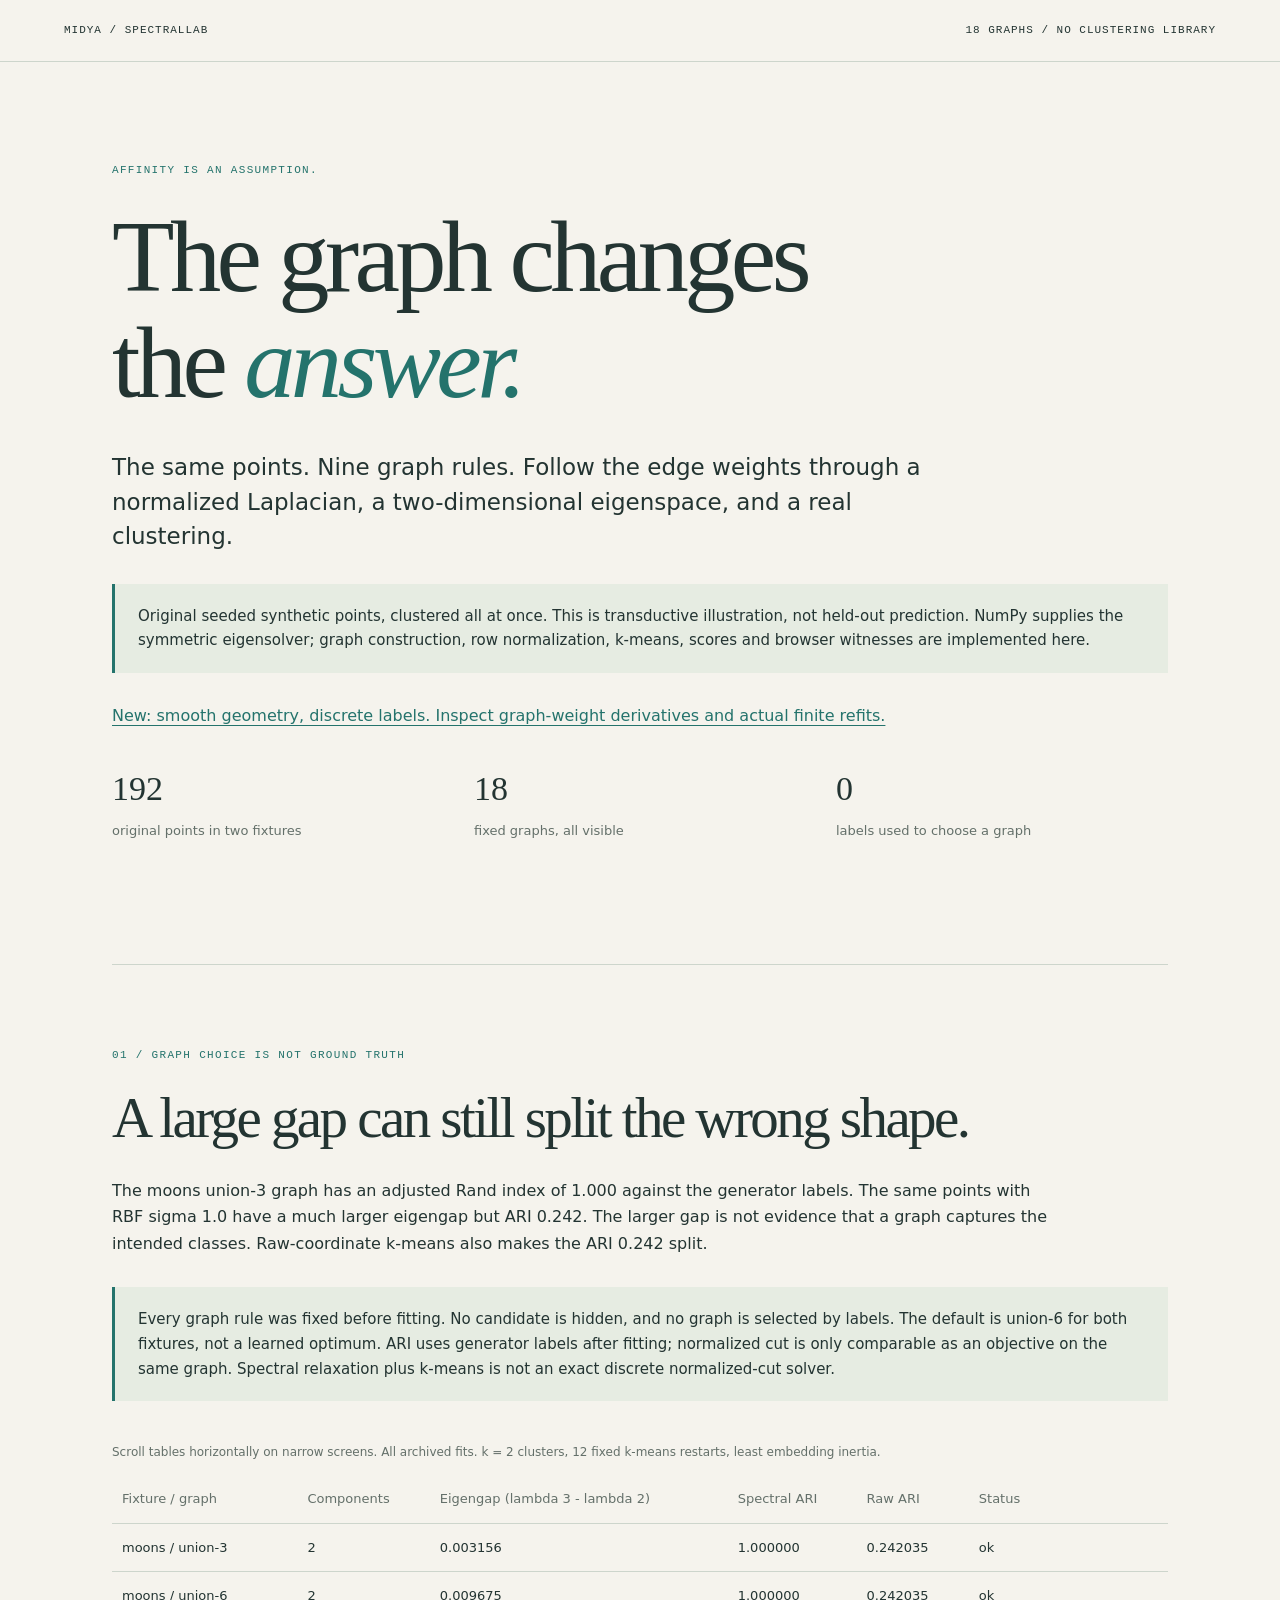
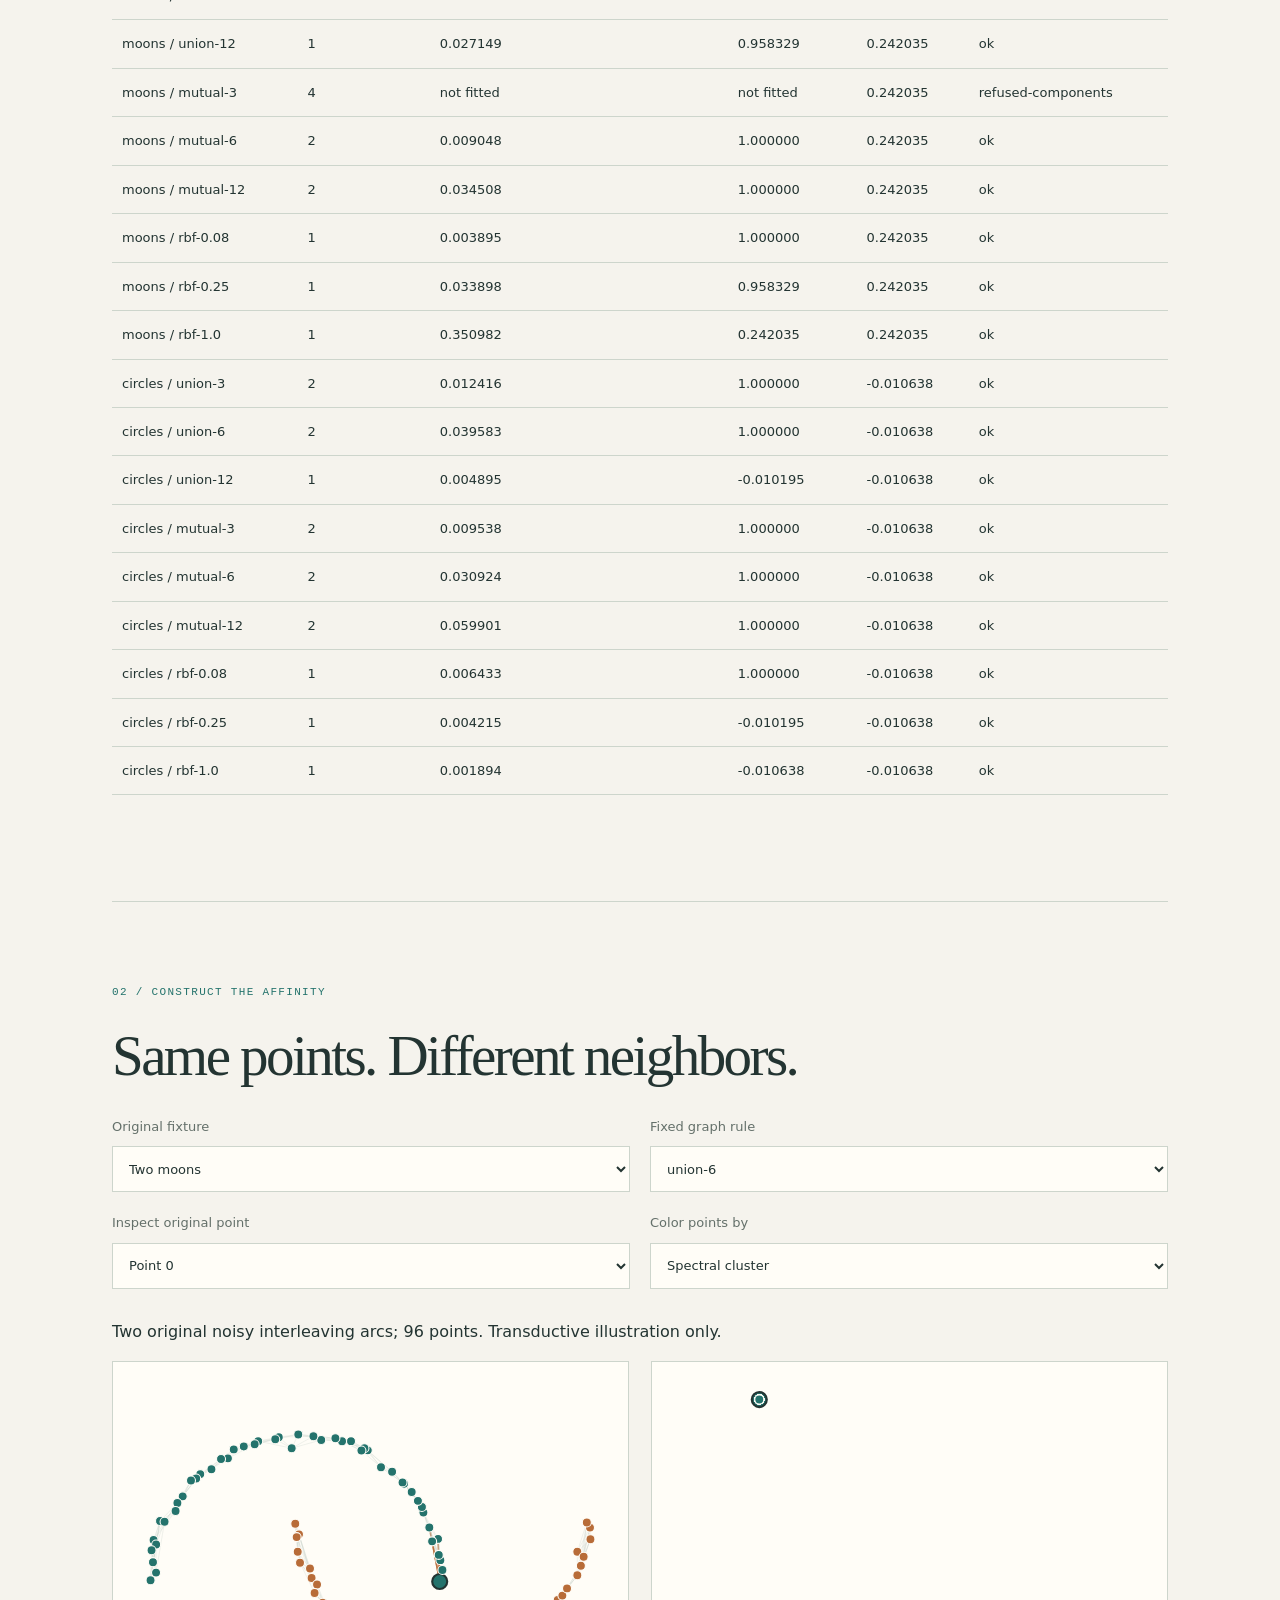
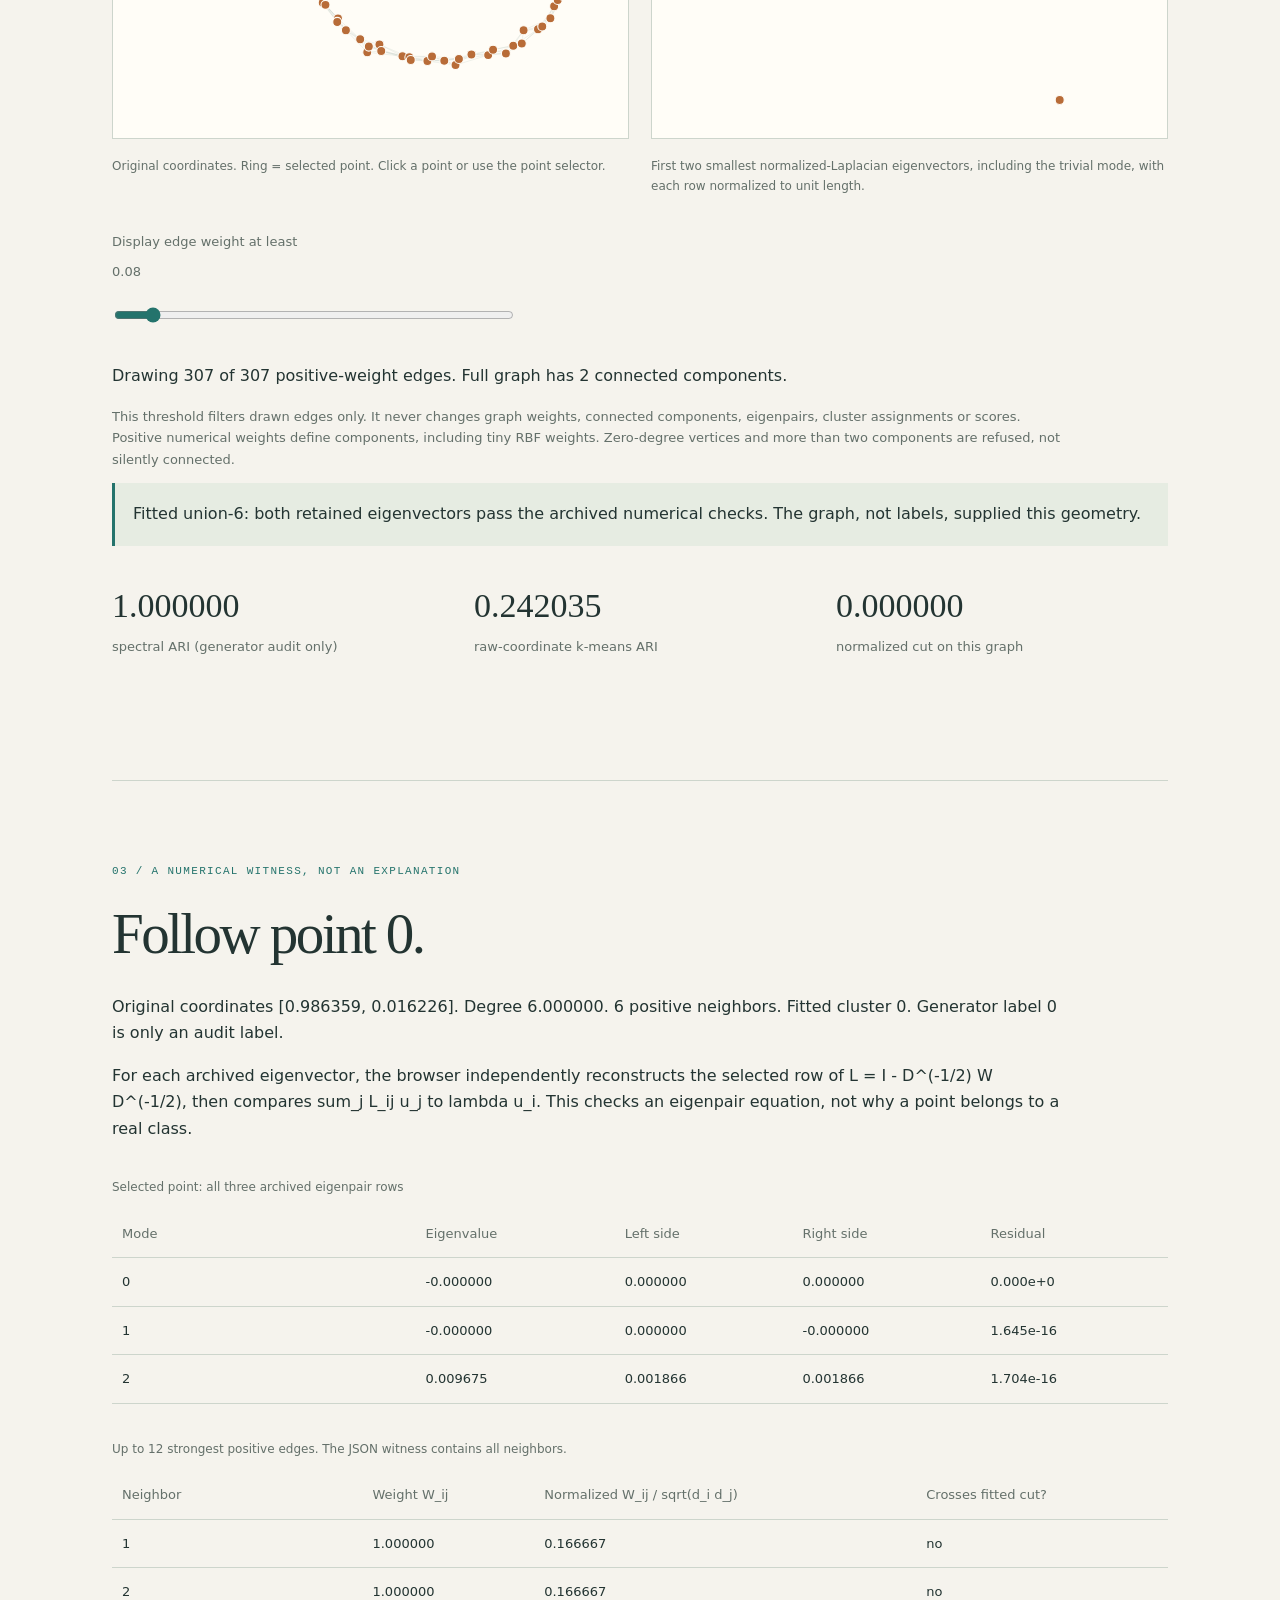
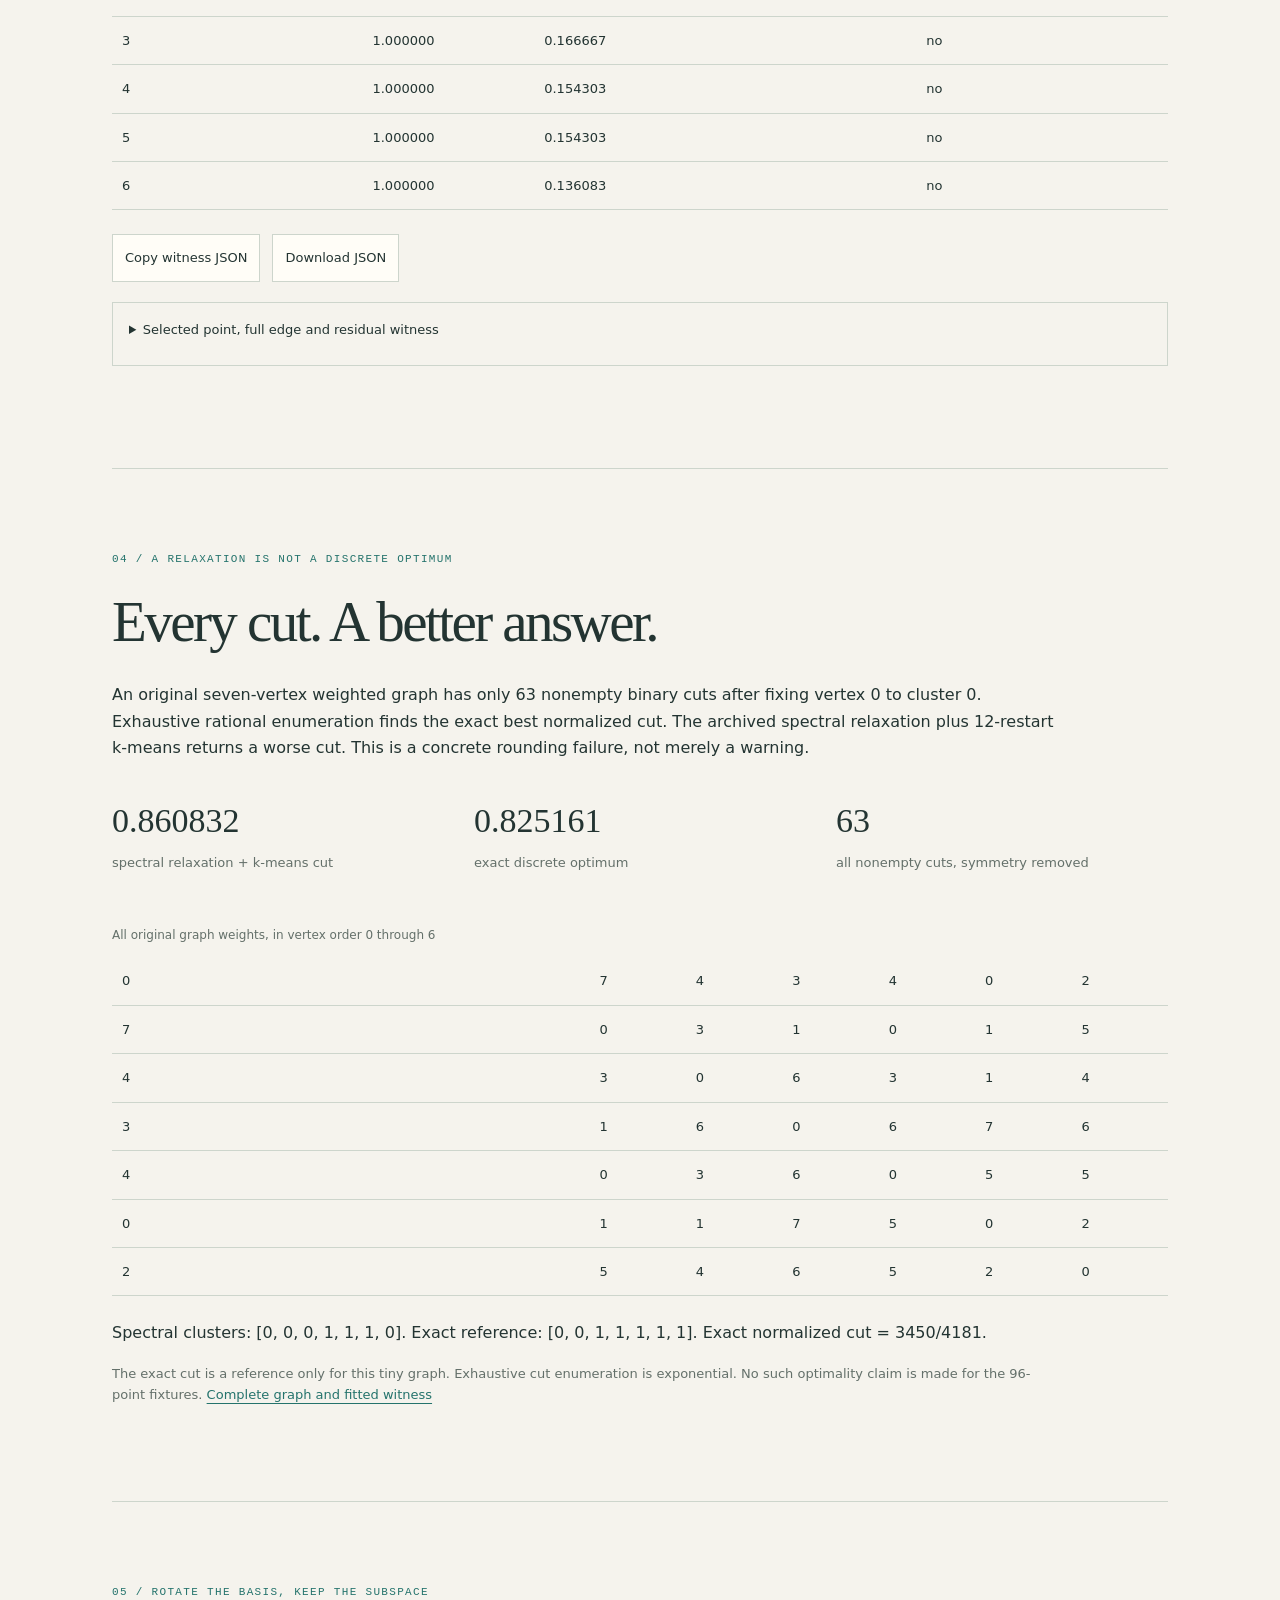
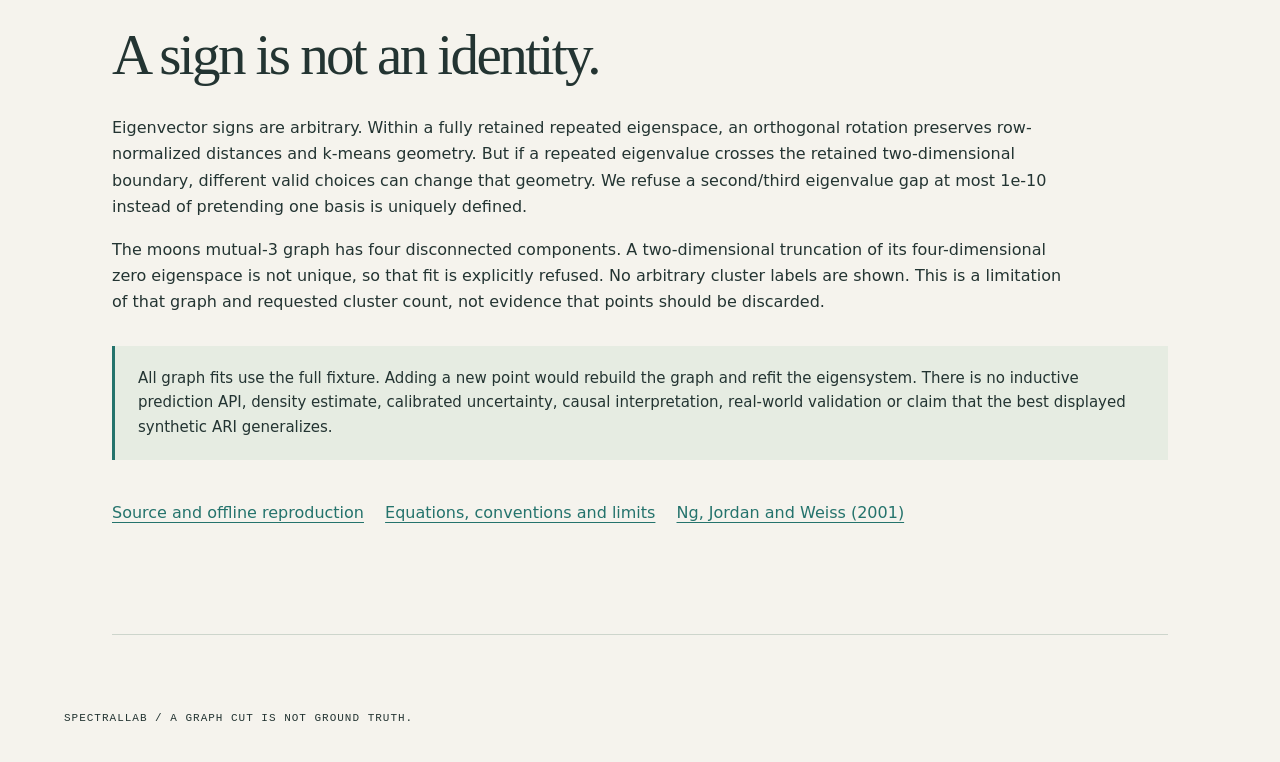
<file: docs/index.html>
<!doctype html><html lang="en"><head><meta charset="utf-8"><meta name="viewport" content="width=device-width,initial-scale=1"><meta name="description" content="Inspectable graph clustering: affinity, eigenpairs, cuts, and the graphs that change the answer."><title>SpectralLab - the graph changes the answer</title><link rel="stylesheet" href="style.css"></head><body>
<header><a href="https://github.com/midya8/spectrallab">MIDYA / SPECTRALLAB</a><span>18 GRAPHS / NO CLUSTERING LIBRARY</span></header>
<main><section class="hero"><p class="eyebrow">AFFINITY IS AN ASSUMPTION.</p><h1>The graph changes<br>the <em>answer.</em></h1><p class="intro">The same points. Nine graph rules. Follow the edge weights through a normalized Laplacian, a two-dimensional eigenspace, and a real clustering.</p><aside>Original seeded synthetic points, clustered all at once. This is transductive illustration, not held-out prediction. NumPy supplies the symmetric eigensolver; graph construction, row normalization, k-means, scores and browser witnesses are implemented here.</aside><p><a href="sensitivity.html">New: smooth geometry, discrete labels. Inspect graph-weight derivatives and actual finite refits.</a></p><div class="stats"><div><strong>192</strong><span>original points in two fixtures</span></div><div><strong>18</strong><span>fixed graphs, all visible</span></div><div><strong>0</strong><span>labels used to choose a graph</span></div></div></section>
<section><p class="eyebrow">01 / GRAPH CHOICE IS NOT GROUND TRUTH</p><h2>A large gap can still split the wrong shape.</h2><p>The moons union-3 graph has an adjusted Rand index of 1.000 against the generator labels. The same points with RBF sigma 1.0 have a much larger eigengap but ARI 0.242. The larger gap is not evidence that a graph captures the intended classes. Raw-coordinate k-means also makes the ARI 0.242 split.</p><aside>Every graph rule was fixed before fitting. No candidate is hidden, and no graph is selected by labels. The default is union-6 for both fixtures, not a learned optimum. ARI uses generator labels after fitting; normalized cut is only comparable as an objective on the same graph. Spectral relaxation plus k-means is not an exact discrete normalized-cut solver.</aside><div class="tablewrap"><table id="allfits"><caption>Scroll tables horizontally on narrow screens. All archived fits. k = 2 clusters, 12 fixed k-means restarts, least embedding inertia.</caption><thead><tr><th>Fixture / graph</th><th>Components</th><th>Eigengap (lambda 3 - lambda 2)</th><th>Spectral ARI</th><th>Raw ARI</th><th>Status</th></tr></thead><tbody></tbody></table></div></section>
<section><p class="eyebrow">02 / CONSTRUCT THE AFFINITY</p><h2>Same points. Different neighbors.</h2><div class="controls"><label>Original fixture<select id="dataset"><option value="moons">Two moons</option><option value="circles">Concentric rings</option></select></label><label>Fixed graph rule<select id="configuration"></select></label><label>Inspect original point<select id="node"></select></label><label>Color points by<select id="colors"><option value="spectral">Spectral cluster</option><option value="raw">Raw-coordinate k-means</option><option value="truth">Generator label (audit only)</option></select></label></div><p id="fixture-description"></p><div class="plots"><figure><svg id="graph" viewBox="0 0 480 350" role="img" aria-label="Original points and affinity graph"></svg><figcaption>Original coordinates. Ring = selected point. Click a point or use the point selector.</figcaption></figure><figure><svg id="embedding" viewBox="0 0 480 350" role="img" aria-label="Row-normalized spectral embedding"></svg><figcaption>First two smallest normalized-Laplacian eigenvectors, including the trivial mode, with each row normalized to unit length.</figcaption></figure></div><label class="threshold">Display edge weight at least <output id="threshold-value">0.08</output><input id="threshold" type="range" min="0" max="1" step="0.01" value="0.08"></label><p id="edge-summary"></p><p class="muted">This threshold filters drawn edges only. It never changes graph weights, connected components, eigenpairs, cluster assignments or scores. Positive numerical weights define components, including tiny RBF weights. Zero-degree vertices and more than two components are refused, not silently connected.</p><div id="status" role="status"></div><div id="metrics" class="stats"></div></section>
<section><p class="eyebrow">03 / A NUMERICAL WITNESS, NOT AN EXPLANATION</p><h2 id="point-title">Follow point 0.</h2><p id="point-summary"></p><p>For each archived eigenvector, the browser independently reconstructs the selected row of L = I - D^(-1/2) W D^(-1/2), then compares sum_j L_ij u_j to lambda u_i. This checks an eigenpair equation, not why a point belongs to a real class.</p><div class="tablewrap"><table id="modes"><caption>Selected point: all three archived eigenpair rows</caption><thead><tr><th>Mode</th><th>Eigenvalue</th><th>Left side</th><th>Right side</th><th>Residual</th></tr></thead><tbody></tbody></table></div><div class="tablewrap"><table id="neighbors"><caption>Up to 12 strongest positive edges. The JSON witness contains all neighbors.</caption><thead><tr><th>Neighbor</th><th>Weight W_ij</th><th>Normalized W_ij / sqrt(d_i d_j)</th><th>Crosses fitted cut?</th></tr></thead><tbody></tbody></table></div><div class="buttons"><button id="copy">Copy witness JSON</button><button id="download">Download JSON</button></div><p id="copy-status" role="status"></p><details><summary>Selected point, full edge and residual witness</summary><pre id="witness"></pre></details></section>
<section><p class="eyebrow">04 / A RELAXATION IS NOT A DISCRETE OPTIMUM</p><h2>Every cut. A better answer.</h2><p>An original seven-vertex weighted graph has only 63 nonempty binary cuts after fixing vertex 0 to cluster 0. Exhaustive rational enumeration finds the exact best normalized cut. The archived spectral relaxation plus 12-restart k-means returns a worse cut. This is a concrete rounding failure, not merely a warning.</p><div class="stats" id="rounding-metrics"></div><div class="tablewrap"><table id="rounding"><caption>All original graph weights, in vertex order 0 through 6</caption><tbody></tbody></table></div><p id="rounding-labels"></p><p class="muted">The exact cut is a reference only for this tiny graph. Exhaustive cut enumeration is exponential. No such optimality claim is made for the 96-point fixtures. <a href="https://github.com/midya8/spectrallab/blob/main/examples/rounding.json">Complete graph and fitted witness</a></p></section><section><p class="eyebrow">05 / ROTATE THE BASIS, KEEP THE SUBSPACE</p><h2>A sign is not an identity.</h2><p>Eigenvector signs are arbitrary. Within a fully retained repeated eigenspace, an orthogonal rotation preserves row-normalized distances and k-means geometry. But if a repeated eigenvalue crosses the retained two-dimensional boundary, different valid choices can change that geometry. We refuse a second/third eigenvalue gap at most 1e-10 instead of pretending one basis is uniquely defined.</p><p>The moons mutual-3 graph has four disconnected components. A two-dimensional truncation of its four-dimensional zero eigenspace is not unique, so that fit is explicitly refused. No arbitrary cluster labels are shown. This is a limitation of that graph and requested cluster count, not evidence that points should be discarded.</p><aside>All graph fits use the full fixture. Adding a new point would rebuild the graph and refit the eigensystem. There is no inductive prediction API, density estimate, calibrated uncertainty, causal interpretation, real-world validation or claim that the best displayed synthetic ARI generalizes.</aside><p><a href="https://github.com/midya8/spectrallab">Source and offline reproduction</a> <a href="https://github.com/midya8/spectrallab/blob/main/METHOD.md">Equations, conventions and limits</a> <a href="https://proceedings.neurips.cc/paper_files/paper/2001/file/801272ee79cfde7fa5960571fee36b9b-Paper.pdf">Ng, Jordan and Weiss (2001)</a></p></section>
</main><footer>SPECTRALLAB / A GRAPH CUT IS NOT GROUND TRUTH.</footer><script src="data.js"></script><script src="moons.js"></script><script src="circles.js"></script><script src="rounding.js"></script><script src="inference.js"></script><script src="app.js"></script></body></html>
</file>
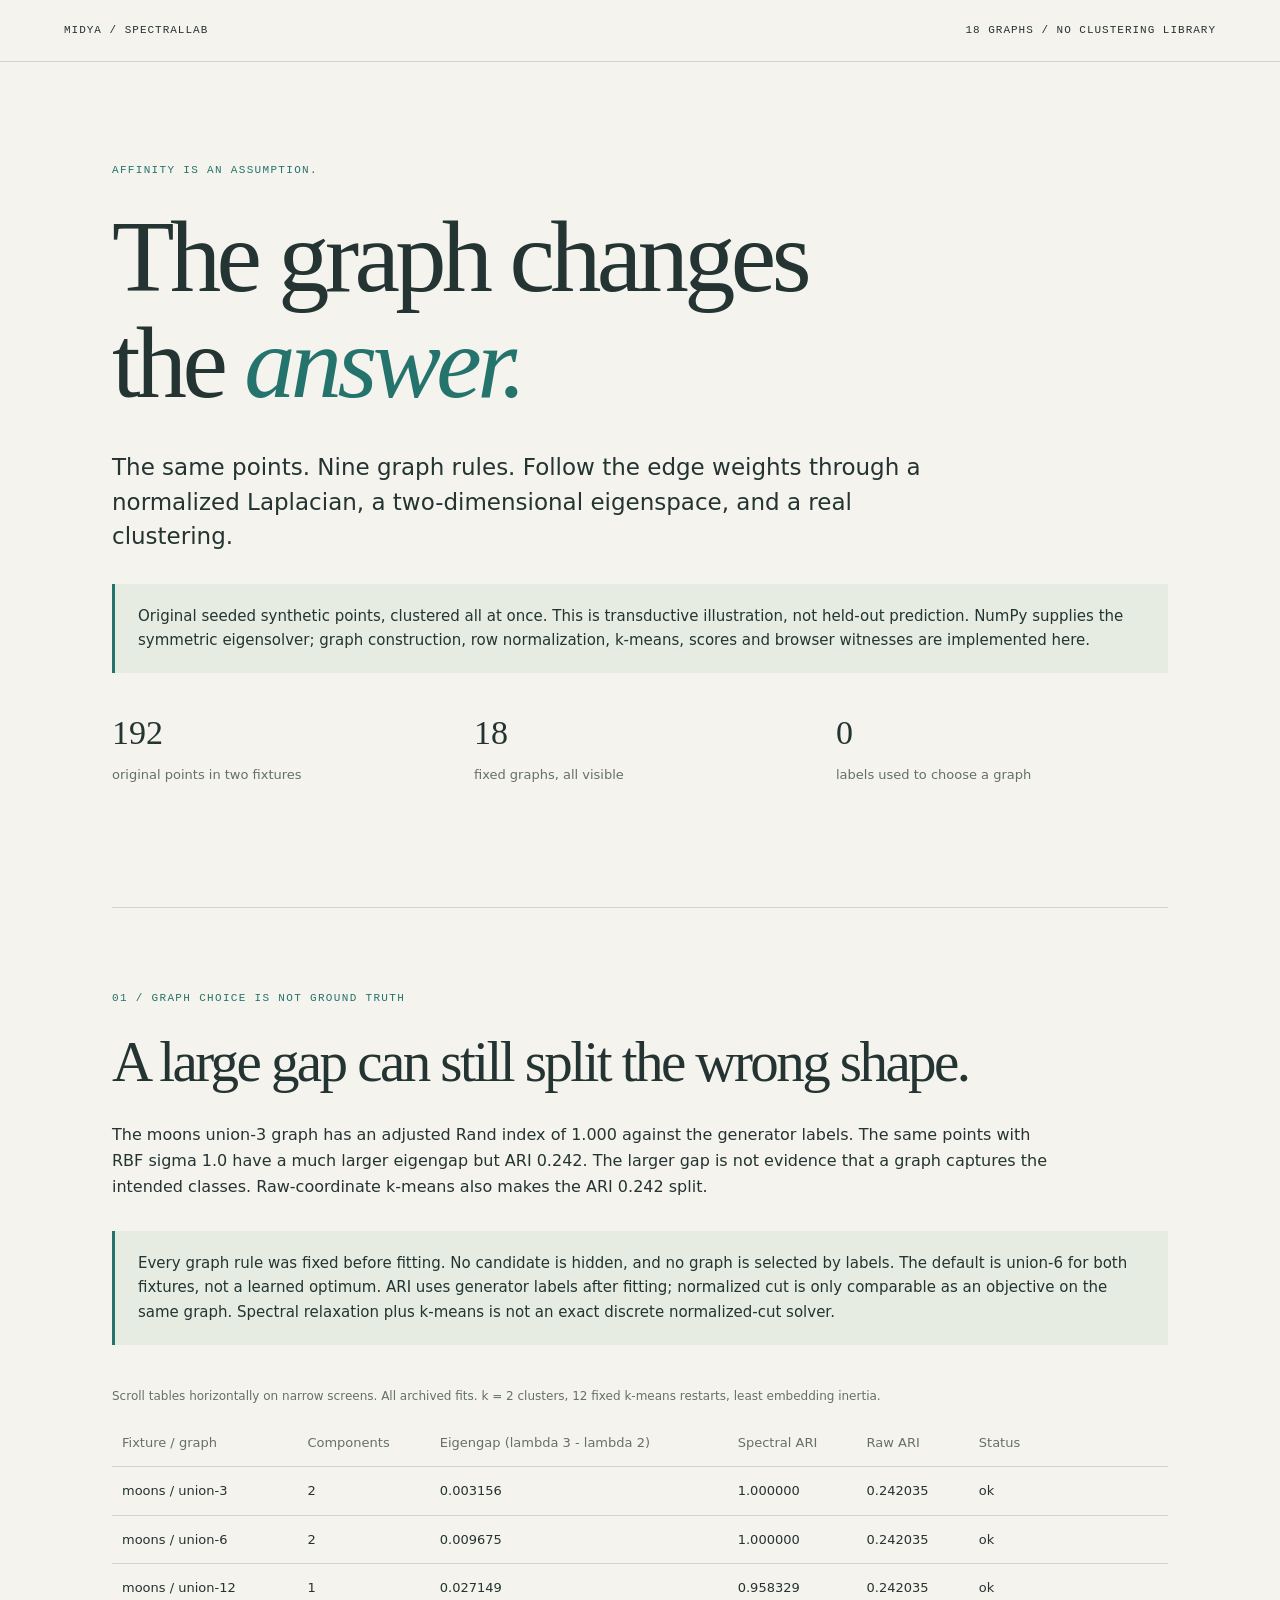
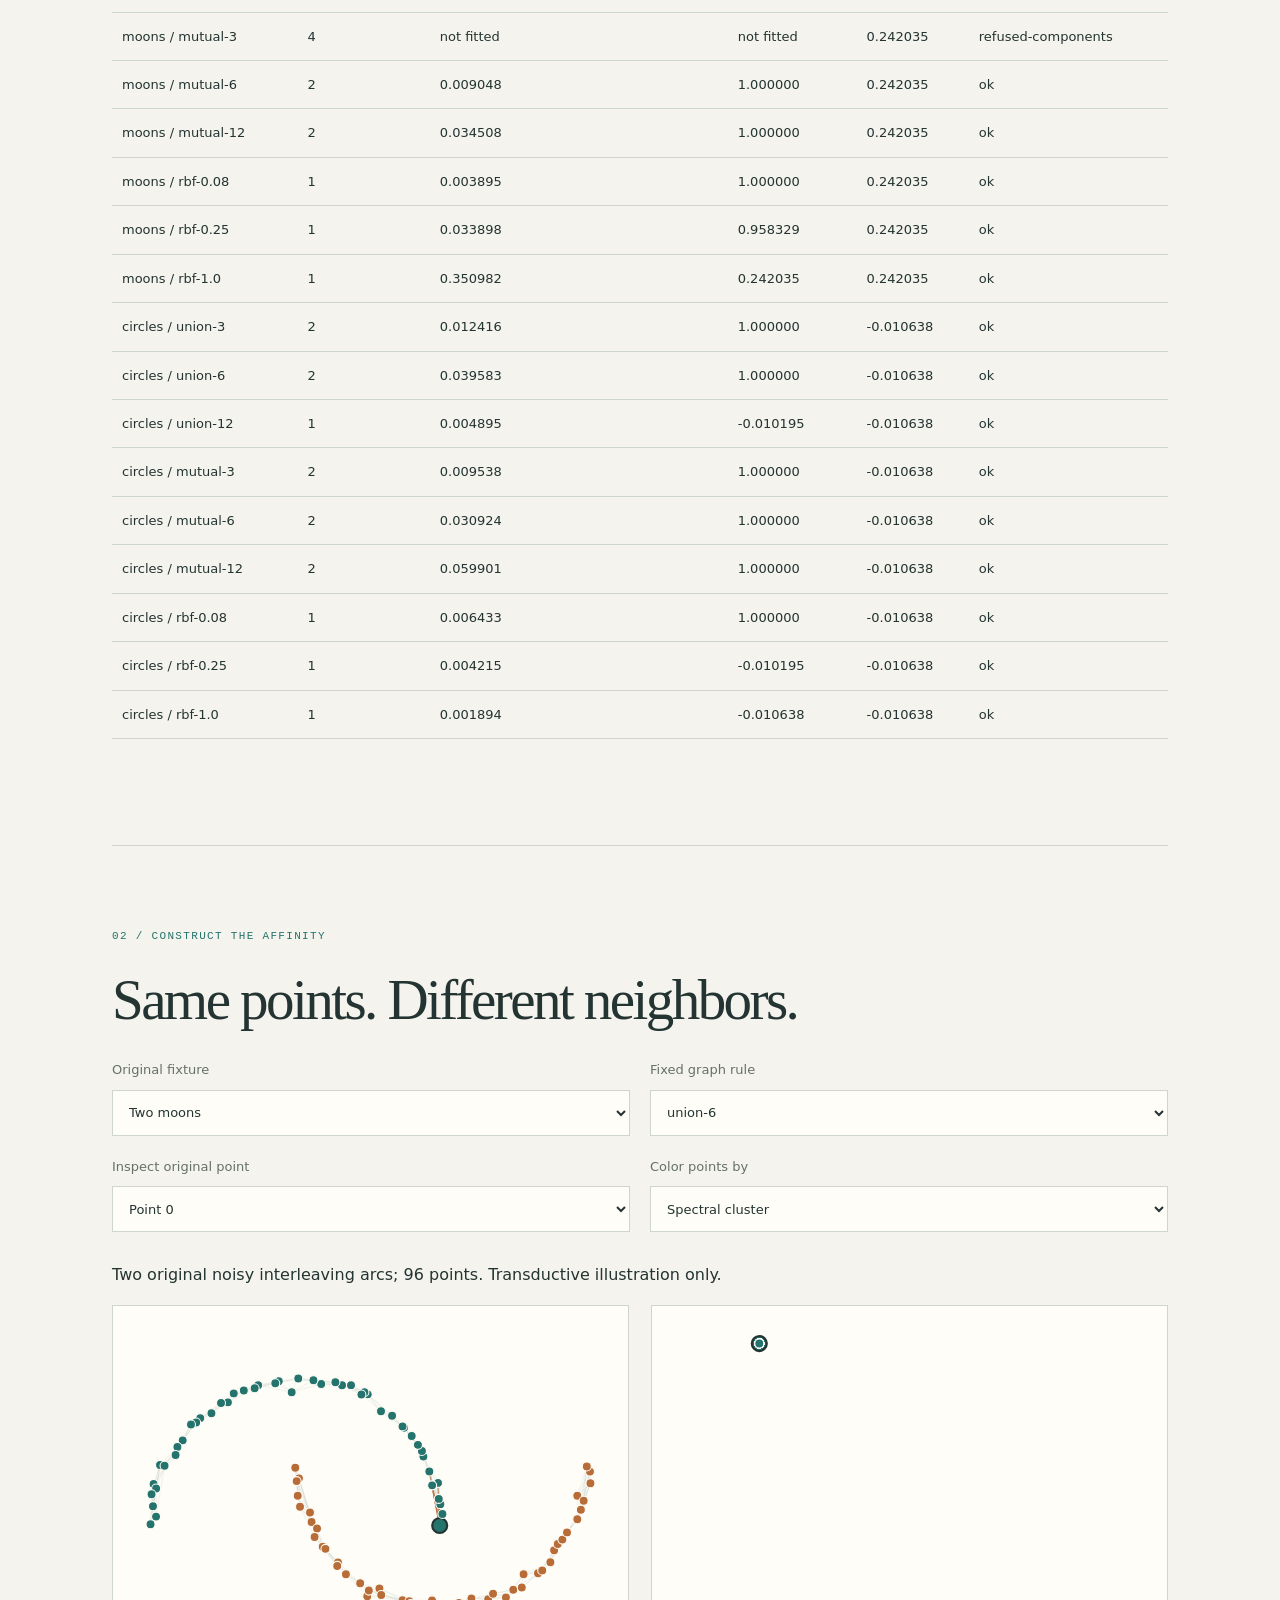
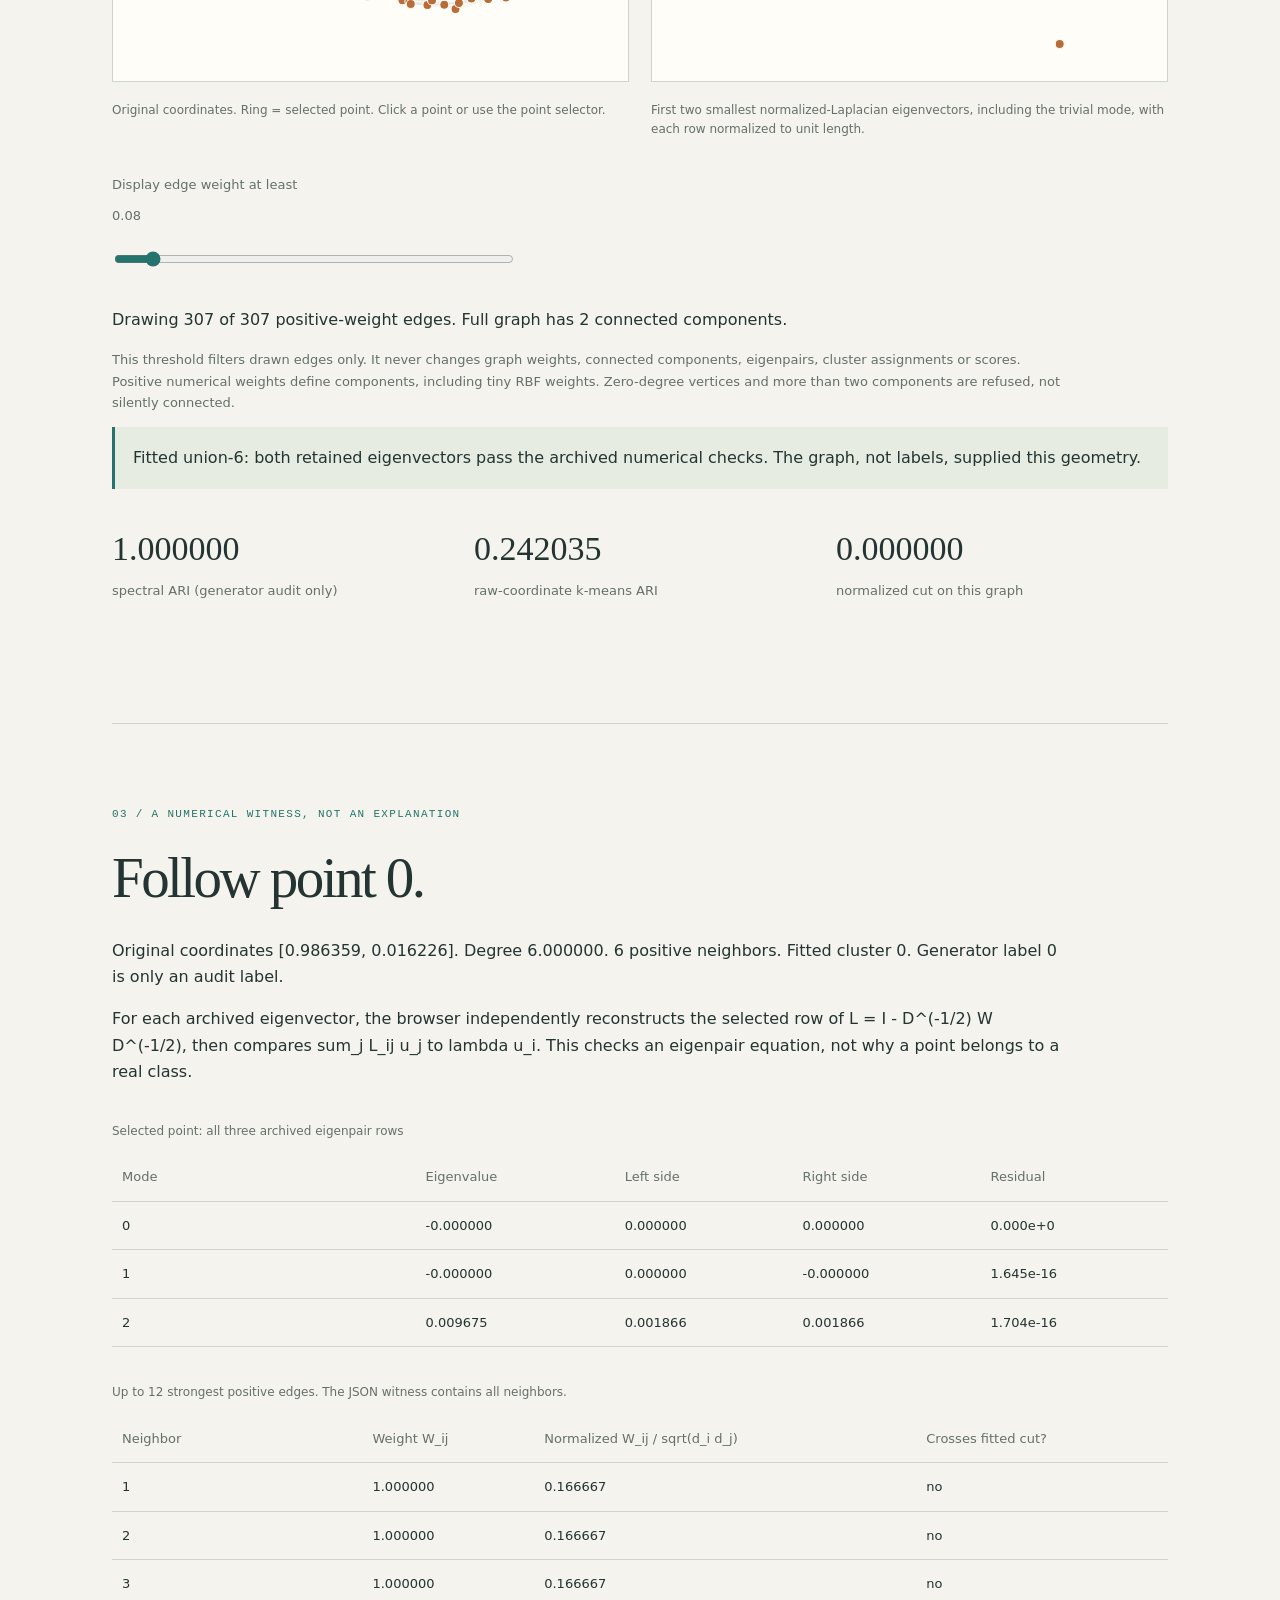
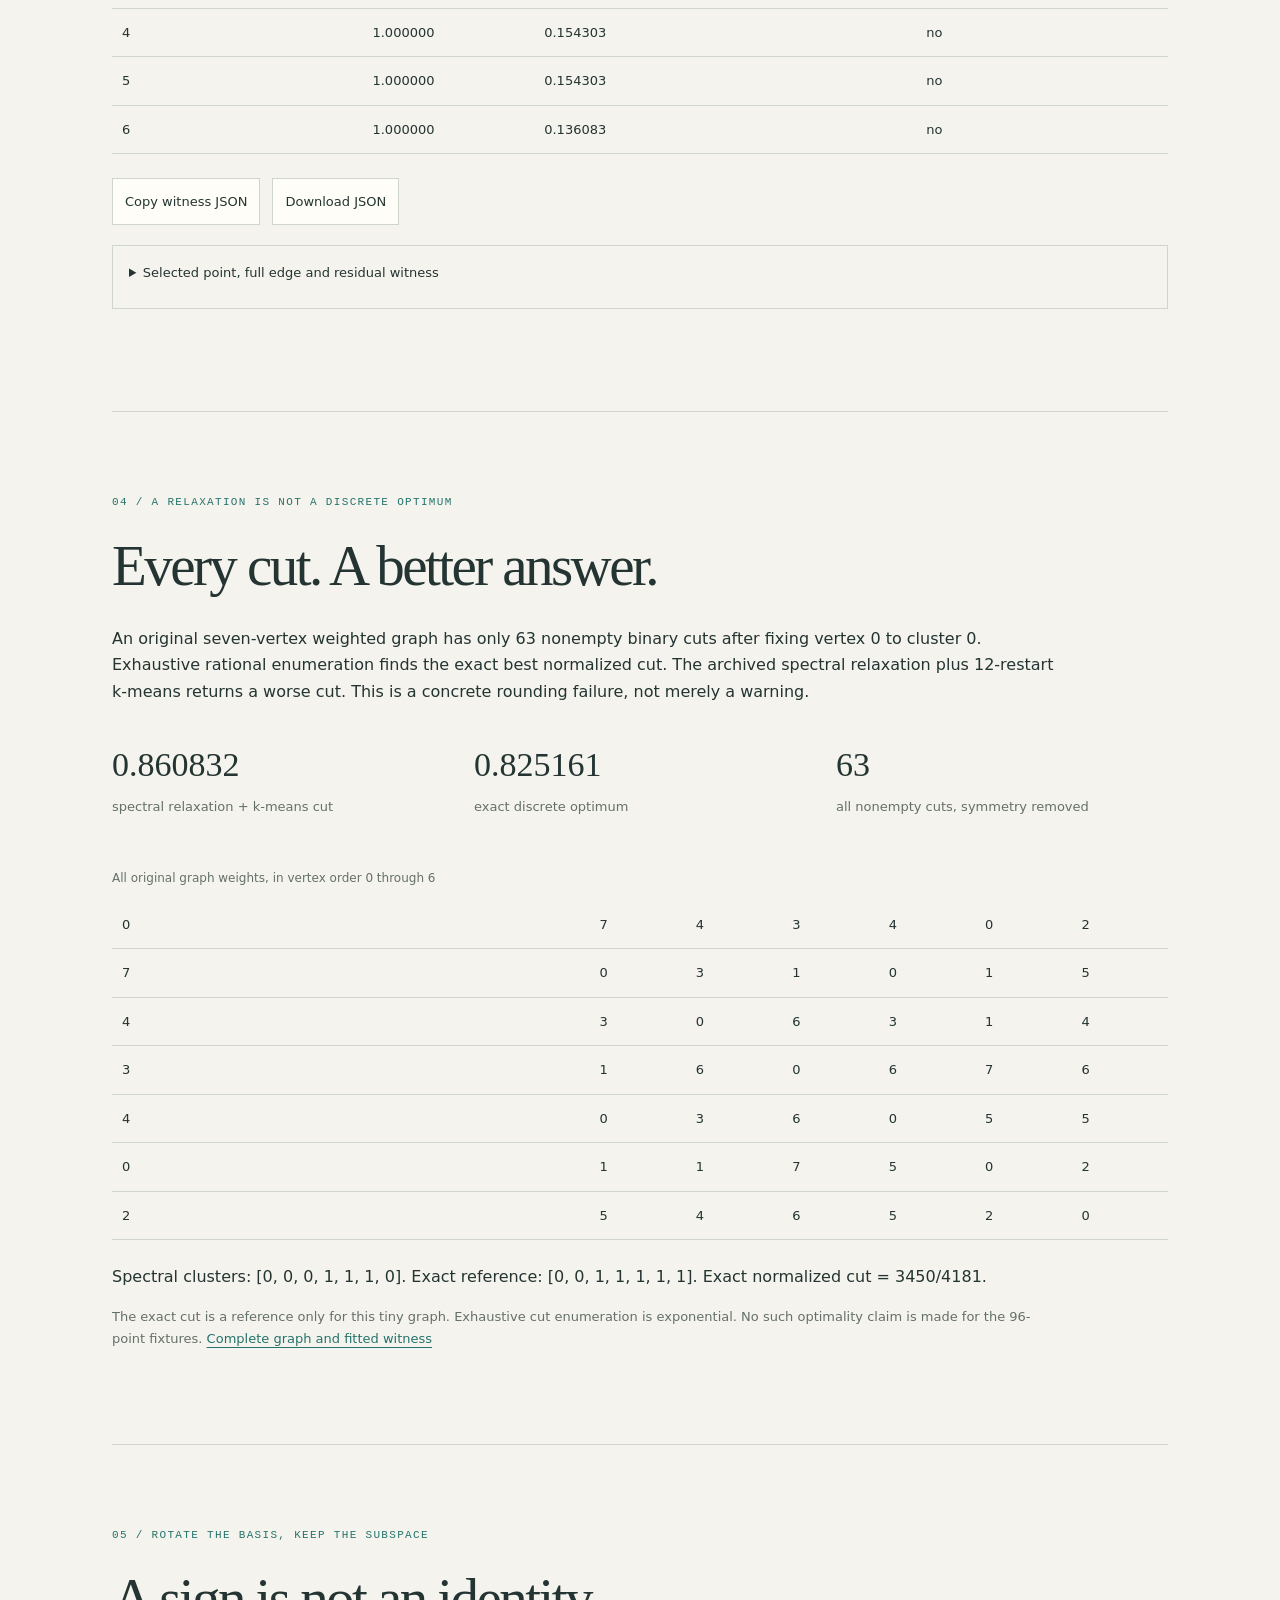
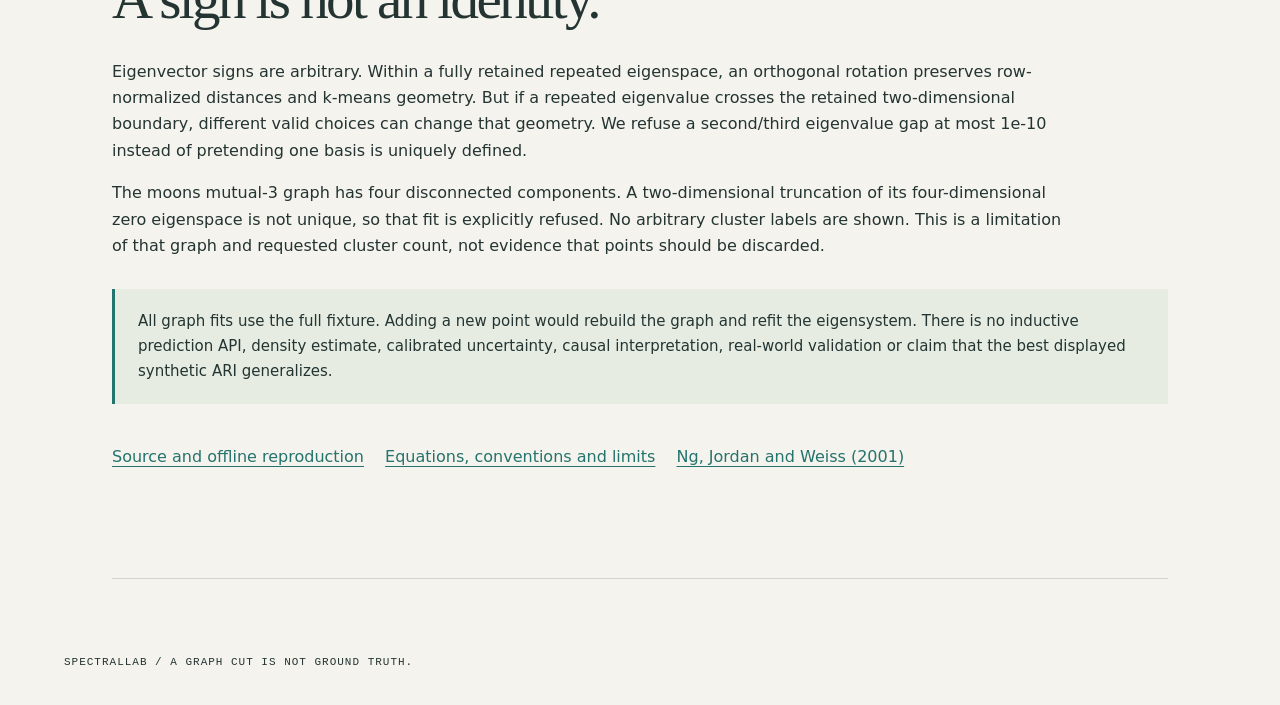
<file: docs/14-index.html>
<!doctype html><html lang="en"><head><meta charset="utf-8"><meta name="viewport" content="width=device-width,initial-scale=1"><meta name="description" content="Inspectable graph clustering: affinity, eigenpairs, cuts, and the graphs that change the answer."><title>SpectralLab - the graph changes the answer</title><link rel="stylesheet" href="style.css"></head><body>
<header><a href="https://github.com/midya8/spectrallab">MIDYA / SPECTRALLAB</a><span>18 GRAPHS / NO CLUSTERING LIBRARY</span></header>
<main><section class="hero"><p class="eyebrow">AFFINITY IS AN ASSUMPTION.</p><h1>The graph changes<br>the <em>answer.</em></h1><p class="intro">The same points. Nine graph rules. Follow the edge weights through a normalized Laplacian, a two-dimensional eigenspace, and a real clustering.</p><aside>Original seeded synthetic points, clustered all at once. This is transductive illustration, not held-out prediction. NumPy supplies the symmetric eigensolver; graph construction, row normalization, k-means, scores and browser witnesses are implemented here.</aside><div class="stats"><div><strong>192</strong><span>original points in two fixtures</span></div><div><strong>18</strong><span>fixed graphs, all visible</span></div><div><strong>0</strong><span>labels used to choose a graph</span></div></div></section>
<section><p class="eyebrow">01 / GRAPH CHOICE IS NOT GROUND TRUTH</p><h2>A large gap can still split the wrong shape.</h2><p>The moons union-3 graph has an adjusted Rand index of 1.000 against the generator labels. The same points with RBF sigma 1.0 have a much larger eigengap but ARI 0.242. The larger gap is not evidence that a graph captures the intended classes. Raw-coordinate k-means also makes the ARI 0.242 split.</p><aside>Every graph rule was fixed before fitting. No candidate is hidden, and no graph is selected by labels. The default is union-6 for both fixtures, not a learned optimum. ARI uses generator labels after fitting; normalized cut is only comparable as an objective on the same graph. Spectral relaxation plus k-means is not an exact discrete normalized-cut solver.</aside><div class="tablewrap"><table id="allfits"><caption>Scroll tables horizontally on narrow screens. All archived fits. k = 2 clusters, 12 fixed k-means restarts, least embedding inertia.</caption><thead><tr><th>Fixture / graph</th><th>Components</th><th>Eigengap (lambda 3 - lambda 2)</th><th>Spectral ARI</th><th>Raw ARI</th><th>Status</th></tr></thead><tbody></tbody></table></div></section>
<section><p class="eyebrow">02 / CONSTRUCT THE AFFINITY</p><h2>Same points. Different neighbors.</h2><div class="controls"><label>Original fixture<select id="dataset"><option value="moons">Two moons</option><option value="circles">Concentric rings</option></select></label><label>Fixed graph rule<select id="configuration"></select></label><label>Inspect original point<select id="node"></select></label><label>Color points by<select id="colors"><option value="spectral">Spectral cluster</option><option value="raw">Raw-coordinate k-means</option><option value="truth">Generator label (audit only)</option></select></label></div><p id="fixture-description"></p><div class="plots"><figure><svg id="graph" viewBox="0 0 480 350" role="img" aria-label="Original points and affinity graph"></svg><figcaption>Original coordinates. Ring = selected point. Click a point or use the point selector.</figcaption></figure><figure><svg id="embedding" viewBox="0 0 480 350" role="img" aria-label="Row-normalized spectral embedding"></svg><figcaption>First two smallest normalized-Laplacian eigenvectors, including the trivial mode, with each row normalized to unit length.</figcaption></figure></div><label class="threshold">Display edge weight at least <output id="threshold-value">0.08</output><input id="threshold" type="range" min="0" max="1" step="0.01" value="0.08"></label><p id="edge-summary"></p><p class="muted">This threshold filters drawn edges only. It never changes graph weights, connected components, eigenpairs, cluster assignments or scores. Positive numerical weights define components, including tiny RBF weights. Zero-degree vertices and more than two components are refused, not silently connected.</p><div id="status" role="status"></div><div id="metrics" class="stats"></div></section>
<section><p class="eyebrow">03 / A NUMERICAL WITNESS, NOT AN EXPLANATION</p><h2 id="point-title">Follow point 0.</h2><p id="point-summary"></p><p>For each archived eigenvector, the browser independently reconstructs the selected row of L = I - D^(-1/2) W D^(-1/2), then compares sum_j L_ij u_j to lambda u_i. This checks an eigenpair equation, not why a point belongs to a real class.</p><div class="tablewrap"><table id="modes"><caption>Selected point: all three archived eigenpair rows</caption><thead><tr><th>Mode</th><th>Eigenvalue</th><th>Left side</th><th>Right side</th><th>Residual</th></tr></thead><tbody></tbody></table></div><div class="tablewrap"><table id="neighbors"><caption>Up to 12 strongest positive edges. The JSON witness contains all neighbors.</caption><thead><tr><th>Neighbor</th><th>Weight W_ij</th><th>Normalized W_ij / sqrt(d_i d_j)</th><th>Crosses fitted cut?</th></tr></thead><tbody></tbody></table></div><div class="buttons"><button id="copy">Copy witness JSON</button><button id="download">Download JSON</button></div><p id="copy-status" role="status"></p><details><summary>Selected point, full edge and residual witness</summary><pre id="witness"></pre></details></section>
<section><p class="eyebrow">04 / A RELAXATION IS NOT A DISCRETE OPTIMUM</p><h2>Every cut. A better answer.</h2><p>An original seven-vertex weighted graph has only 63 nonempty binary cuts after fixing vertex 0 to cluster 0. Exhaustive rational enumeration finds the exact best normalized cut. The archived spectral relaxation plus 12-restart k-means returns a worse cut. This is a concrete rounding failure, not merely a warning.</p><div class="stats" id="rounding-metrics"></div><div class="tablewrap"><table id="rounding"><caption>All original graph weights, in vertex order 0 through 6</caption><tbody></tbody></table></div><p id="rounding-labels"></p><p class="muted">The exact cut is a reference only for this tiny graph. Exhaustive cut enumeration is exponential. No such optimality claim is made for the 96-point fixtures. <a href="https://github.com/midya8/spectrallab/blob/main/examples/rounding.json">Complete graph and fitted witness</a></p></section><section><p class="eyebrow">05 / ROTATE THE BASIS, KEEP THE SUBSPACE</p><h2>A sign is not an identity.</h2><p>Eigenvector signs are arbitrary. Within a fully retained repeated eigenspace, an orthogonal rotation preserves row-normalized distances and k-means geometry. But if a repeated eigenvalue crosses the retained two-dimensional boundary, different valid choices can change that geometry. We refuse a second/third eigenvalue gap at most 1e-10 instead of pretending one basis is uniquely defined.</p><p>The moons mutual-3 graph has four disconnected components. A two-dimensional truncation of its four-dimensional zero eigenspace is not unique, so that fit is explicitly refused. No arbitrary cluster labels are shown. This is a limitation of that graph and requested cluster count, not evidence that points should be discarded.</p><aside>All graph fits use the full fixture. Adding a new point would rebuild the graph and refit the eigensystem. There is no inductive prediction API, density estimate, calibrated uncertainty, causal interpretation, real-world validation or claim that the best displayed synthetic ARI generalizes.</aside><p><a href="https://github.com/midya8/spectrallab">Source and offline reproduction</a> <a href="https://github.com/midya8/spectrallab/blob/main/METHOD.md">Equations, conventions and limits</a> <a href="https://proceedings.neurips.cc/paper_files/paper/2001/file/801272ee79cfde7fa5960571fee36b9b-Paper.pdf">Ng, Jordan and Weiss (2001)</a></p></section>
</main><footer>SPECTRALLAB / A GRAPH CUT IS NOT GROUND TRUTH.</footer><script src="data.js"></script><script src="moons.js"></script><script src="circles.js"></script><script src="rounding.js"></script><script src="inference.js"></script><script src="app.js"></script></body></html>
</file>
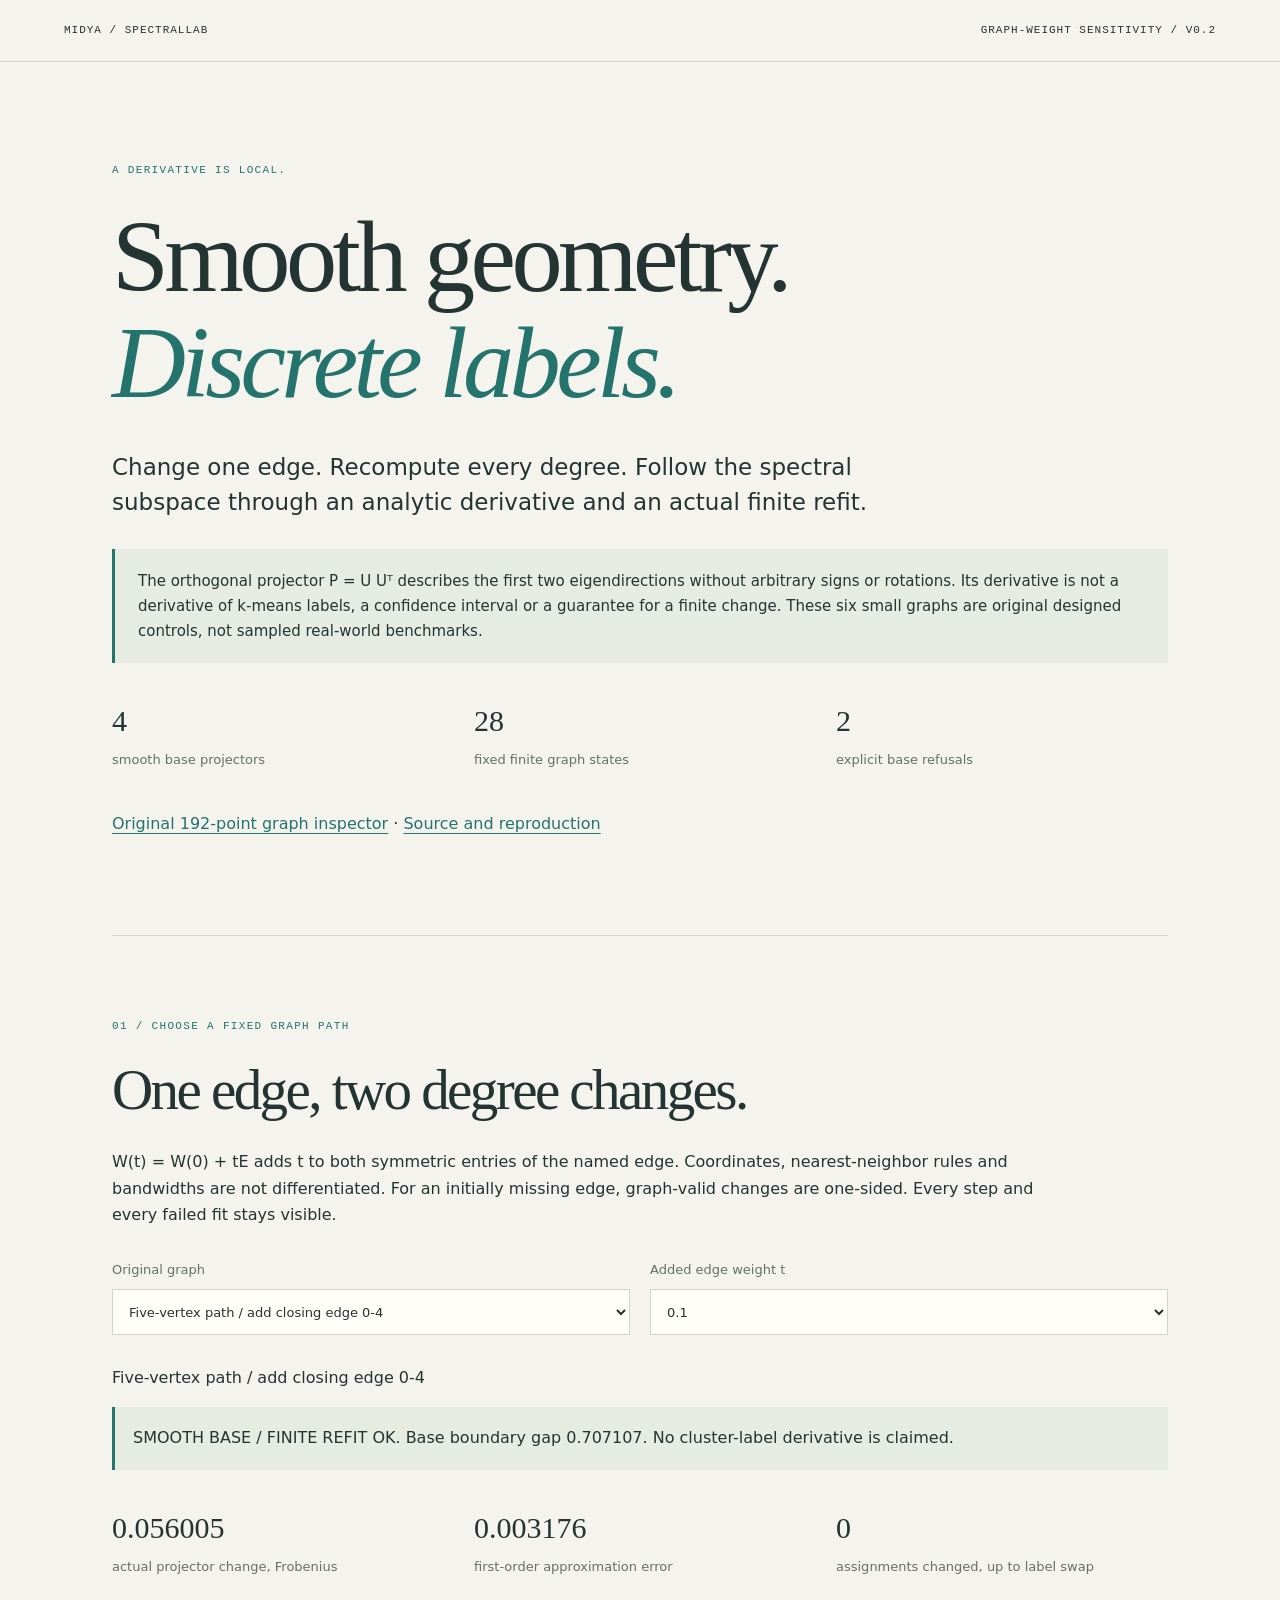
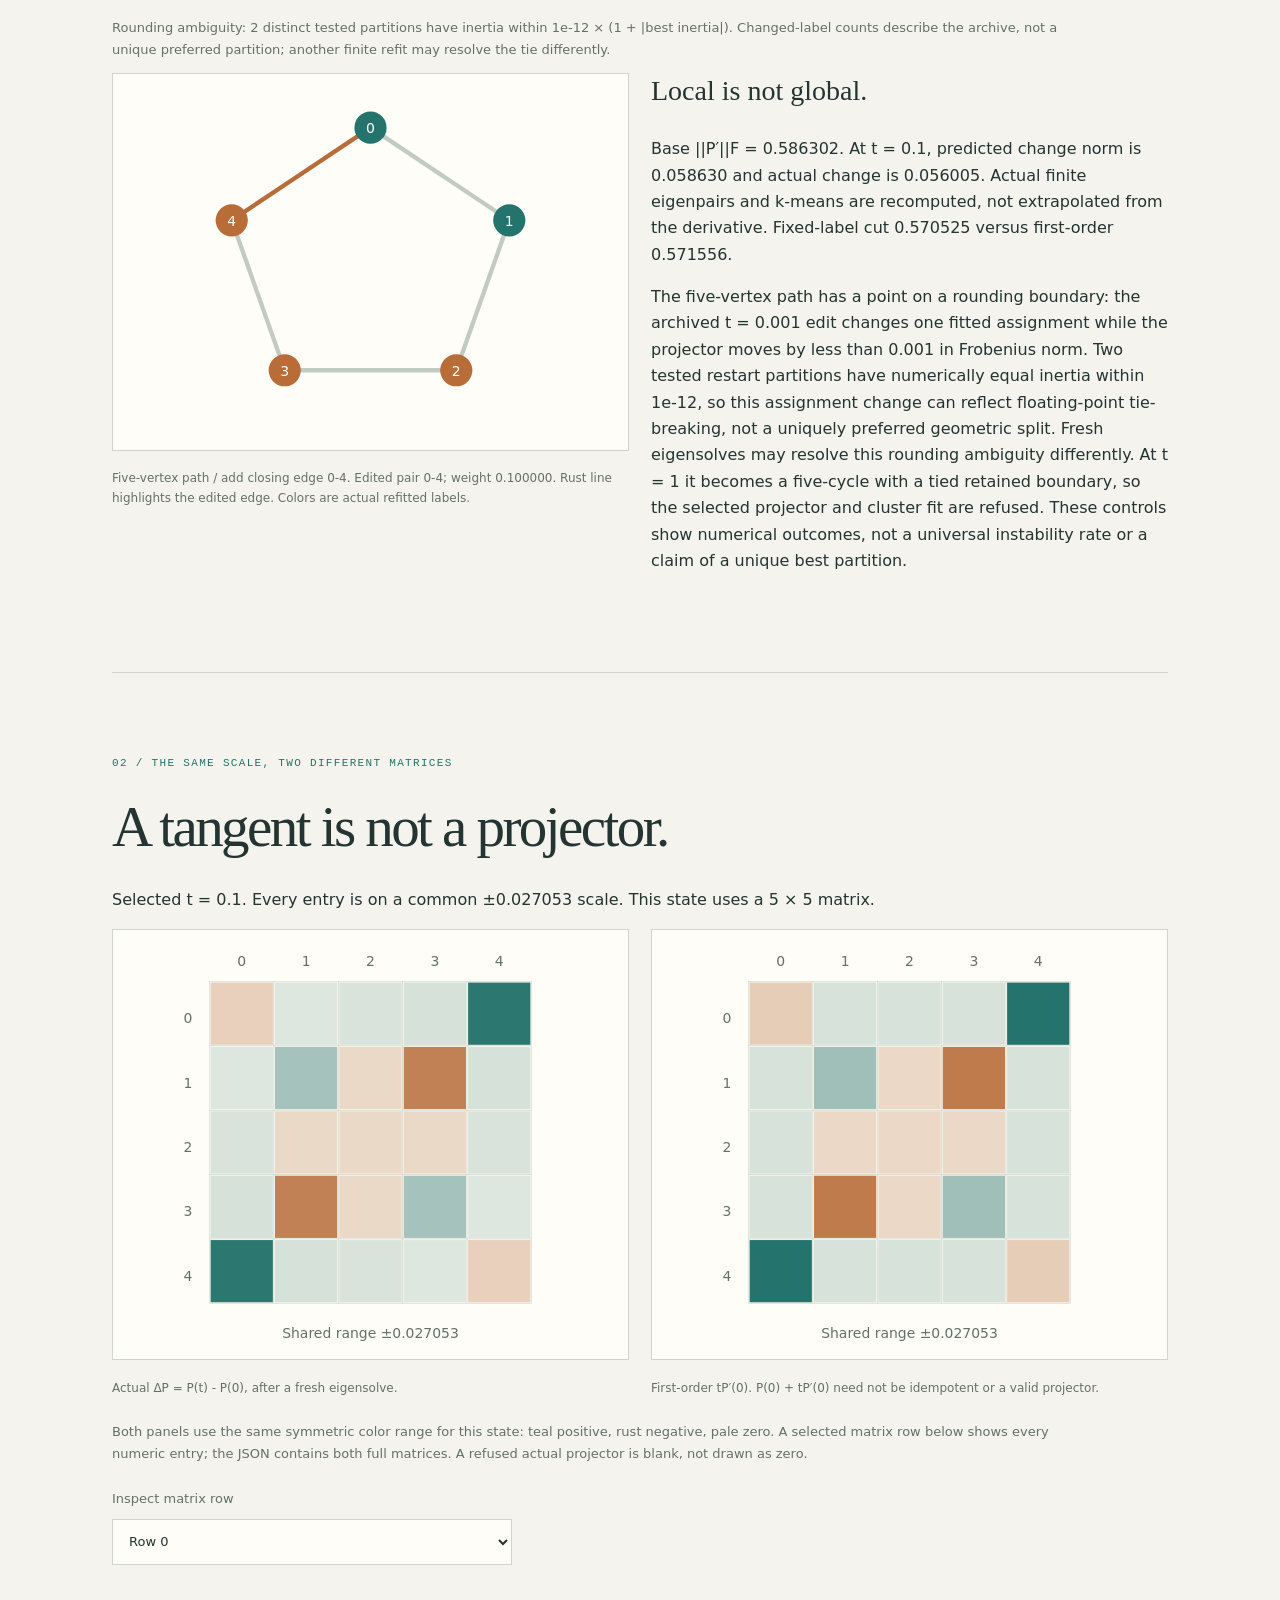
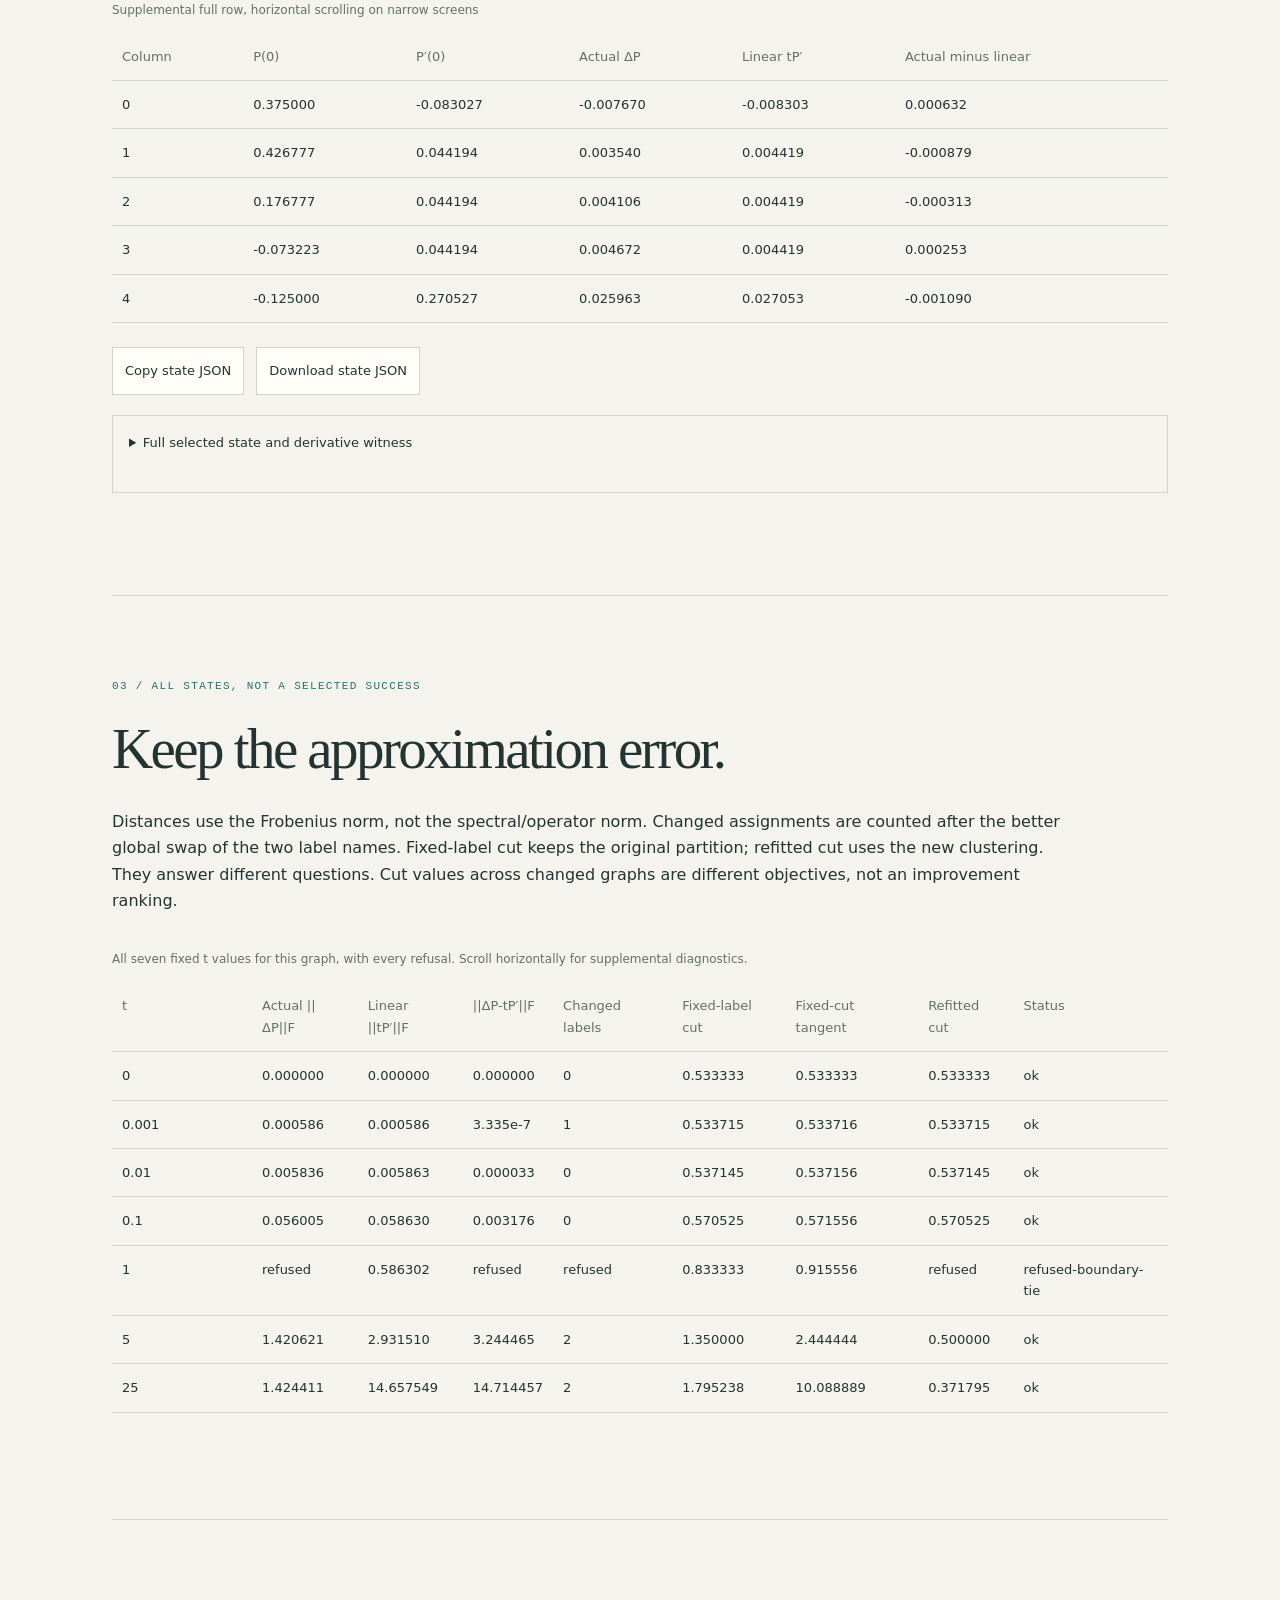
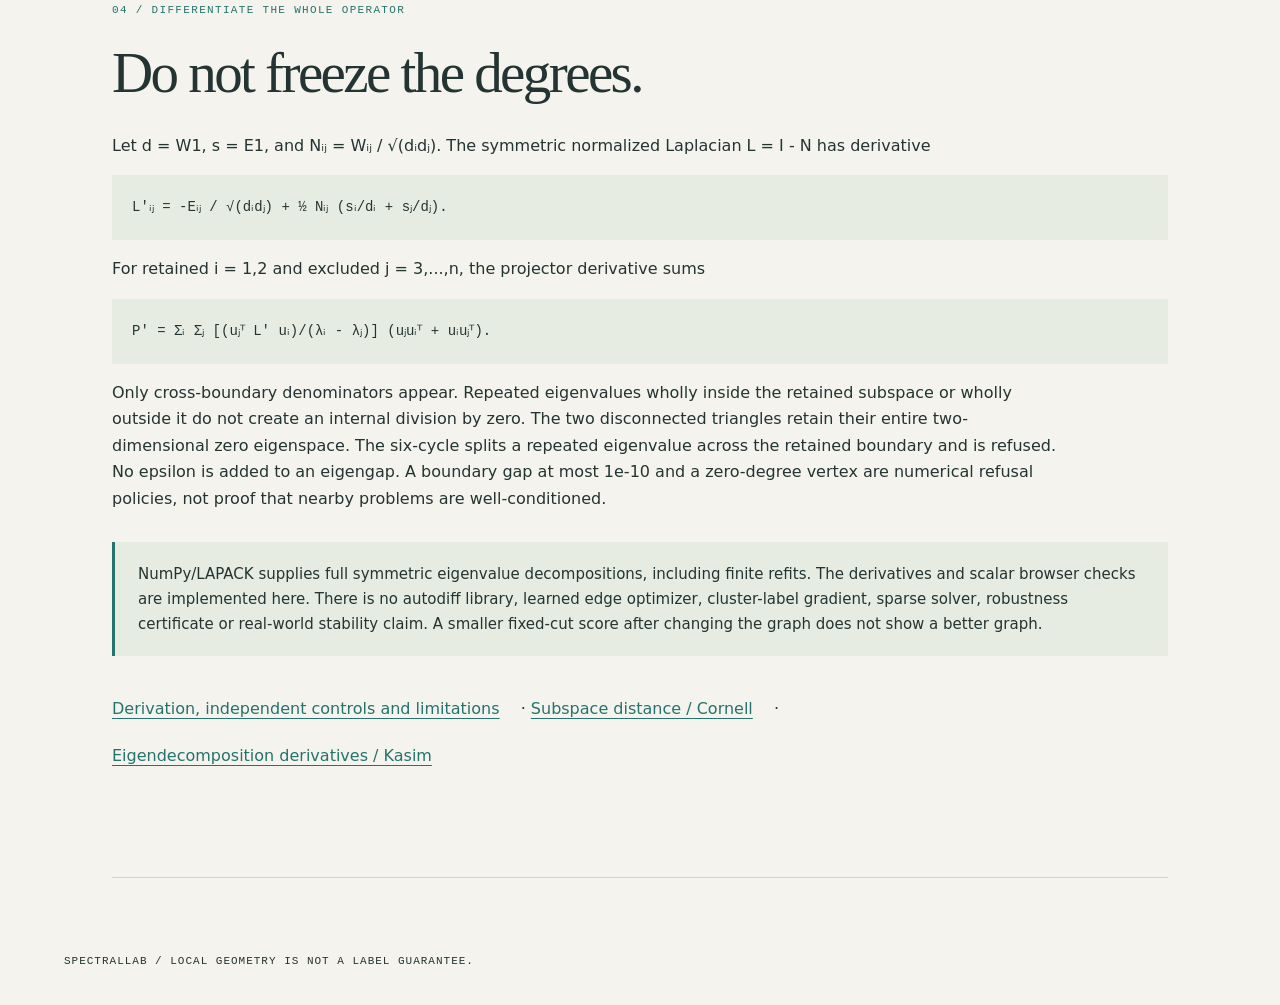
<file: docs/5-sensitivity.html>
<!doctype html><html lang="en"><head><meta charset="utf-8"><meta name="viewport" content="width=device-width,initial-scale=1"><meta name="description" content="A basis-invariant spectral projector derivative, actual finite graph refits, and the difference between smooth geometry and discrete labels."><title>SpectralLab / Smooth geometry, discrete labels</title><link rel="stylesheet" href="style.css"><link rel="stylesheet" href="sensitivity.css"></head><body><header><a href="index.html">MIDYA / SPECTRALLAB</a><span>GRAPH-WEIGHT SENSITIVITY / V0.2</span></header><main><section class="hero"><p class="eyebrow">A DERIVATIVE IS LOCAL.</p><h1>Smooth geometry.<br><em>Discrete labels.</em></h1><p class="intro">Change one edge. Recompute every degree. Follow the spectral subspace through an analytic derivative and an actual finite refit.</p><aside>The orthogonal projector P = U Uᵀ describes the first two eigendirections without arbitrary signs or rotations. Its derivative is not a derivative of k-means labels, a confidence interval or a guarantee for a finite change. These six small graphs are original designed controls, not sampled real-world benchmarks.</aside><div class="stats"><div><strong>4</strong><span>smooth base projectors</span></div><div><strong>28</strong><span>fixed finite graph states</span></div><div><strong>2</strong><span>explicit base refusals</span></div></div><p><a href="index.html">Original 192-point graph inspector</a> · <a href="https://github.com/midya8/spectrallab">Source and reproduction</a></p></section><section><p class="eyebrow">01 / CHOOSE A FIXED GRAPH PATH</p><h2>One edge, two degree changes.</h2><p>W(t) = W(0) + tE adds t to both symmetric entries of the named edge. Coordinates, nearest-neighbor rules and bandwidths are not differentiated. For an initially missing edge, graph-valid changes are one-sided. Every step and every failed fit stays visible.</p><div class="controls"><label>Original graph<select id="case"></select></label><label>Added edge weight t<select id="step"></select></label></div><p id="path-description"></p><div id="status" role="status"></div><div id="summary" class="stats"></div><p id="rounding-note" class="muted"></p><div class="plots"><figure><svg id="changed-graph" viewBox="0 0 480 350" role="img" aria-label="Perturbed graph and actually refitted cluster labels"></svg><figcaption id="graph-caption"></figcaption></figure><div><h3>Local is not global.</h3><p id="finite-summary"></p><p>The five-vertex path has a point on a rounding boundary: the archived t = 0.001 edit changes one fitted assignment while the projector moves by less than 0.001 in Frobenius norm. Two tested restart partitions have numerically equal inertia within 1e-12, so this assignment change can reflect floating-point tie-breaking, not a uniquely preferred geometric split. Fresh eigensolves may resolve this rounding ambiguity differently. At t = 1 it becomes a five-cycle with a tied retained boundary, so the selected projector and cluster fit are refused. These controls show numerical outcomes, not a universal instability rate or a claim of a unique best partition.</p></div></div></section><section><p class="eyebrow">02 / THE SAME SCALE, TWO DIFFERENT MATRICES</p><h2>A tangent is not a projector.</h2><p id="matrix-caption"></p><div class="plots"><figure><svg id="actual-matrix" viewBox="0 0 480 400" role="img" aria-label="Actual projector change heatmap"></svg><figcaption>Actual ΔP = P(t) - P(0), after a fresh eigensolve.</figcaption></figure><figure><svg id="linear-matrix" viewBox="0 0 480 400" role="img" aria-label="First-order predicted projector change heatmap"></svg><figcaption>First-order tP′(0). P(0) + tP′(0) need not be idempotent or a valid projector.</figcaption></figure></div><p class="muted">Both panels use the same symmetric color range for this state: teal positive, rust negative, pale zero. A selected matrix row below shows every numeric entry; the JSON contains both full matrices. A refused actual projector is blank, not drawn as zero.</p><label class="threshold">Inspect matrix row<select id="row"></select></label><div class="tablewrap"><table id="matrix-row"><caption>Supplemental full row, horizontal scrolling on narrow screens</caption><thead><tr><th>Column</th><th>P(0)</th><th>P′(0)</th><th>Actual ΔP</th><th>Linear tP′</th><th>Actual minus linear</th></tr></thead><tbody></tbody></table></div><div class="buttons"><button id="copy">Copy state JSON</button><button id="download">Download state JSON</button></div><p id="copy-status" role="status"></p><details><summary>Full selected state and derivative witness</summary><pre id="witness"></pre></details></section><section><p class="eyebrow">03 / ALL STATES, NOT A SELECTED SUCCESS</p><h2>Keep the approximation error.</h2><p>Distances use the Frobenius norm, not the spectral/operator norm. Changed assignments are counted after the better global swap of the two label names. Fixed-label cut keeps the original partition; refitted cut uses the new clustering. They answer different questions. Cut values across changed graphs are different objectives, not an improvement ranking.</p><div class="tablewrap"><table id="states"><caption>All seven fixed t values for this graph, with every refusal. Scroll horizontally for supplemental diagnostics.</caption><thead><tr><th>t</th><th>Actual ||ΔP||F</th><th>Linear ||tP′||F</th><th>||ΔP-tP′||F</th><th>Changed labels</th><th>Fixed-label cut</th><th>Fixed-cut tangent</th><th>Refitted cut</th><th>Status</th></tr></thead><tbody></tbody></table></div></section><section><p class="eyebrow">04 / DIFFERENTIATE THE WHOLE OPERATOR</p><h2>Do not freeze the degrees.</h2><p>Let d = W1, s = E1, and Nᵢⱼ = Wᵢⱼ / √(dᵢdⱼ). The symmetric normalized Laplacian L = I - N has derivative</p><pre class="equation">L′ᵢⱼ = -Eᵢⱼ / √(dᵢdⱼ) + ½ Nᵢⱼ (sᵢ/dᵢ + sⱼ/dⱼ).</pre><p>For retained i = 1,2 and excluded j = 3,...,n, the projector derivative sums</p><pre class="equation">P′ = Σᵢ Σⱼ [(uⱼᵀ L′ uᵢ)/(λᵢ - λⱼ)] (uⱼuᵢᵀ + uᵢuⱼᵀ).</pre><p>Only cross-boundary denominators appear. Repeated eigenvalues wholly inside the retained subspace or wholly outside it do not create an internal division by zero. The two disconnected triangles retain their entire two-dimensional zero eigenspace. The six-cycle splits a repeated eigenvalue across the retained boundary and is refused. No epsilon is added to an eigengap. A boundary gap at most 1e-10 and a zero-degree vertex are numerical refusal policies, not proof that nearby problems are well-conditioned.</p><aside>NumPy/LAPACK supplies full symmetric eigenvalue decompositions, including finite refits. The derivatives and scalar browser checks are implemented here. There is no autodiff library, learned edge optimizer, cluster-label gradient, sparse solver, robustness certificate or real-world stability claim. A smaller fixed-cut score after changing the graph does not show a better graph.</aside><p><a href="https://github.com/midya8/spectrallab/blob/main/SENSITIVITY.md">Derivation, independent controls and limitations</a> · <a href="https://www.cs.cornell.edu/courses/cs4220/2024sp/Perturbation.pdf">Subspace distance / Cornell</a> · <a href="https://ar5iv.labs.arxiv.org/html/2011.04366">Eigendecomposition derivatives / Kasim</a></p></section></main><footer>SPECTRALLAB / LOCAL GEOMETRY IS NOT A LABEL GUARANTEE.</footer><script src="sensitivity-data.js"></script><script src="sensitivity-scalar.js"></script><script src="sensitivity-app.js"></script></body></html>
</file>
<file: docs/style.css>
:root{--paper:#f5f3ed;--ink:#233432;--muted:#64706a;--accent:#24736c;--line:#cdd5cc;--wash:#e6ece2;--orange:#b86c38}*{box-sizing:border-box}body{margin:0;background:var(--paper);color:var(--ink);font:16px/1.65 system-ui,sans-serif}header,footer{display:flex;justify-content:space-between;gap:16px;padding:22px 5%;font:11px/1.5 monospace;letter-spacing:.09em;border-bottom:1px solid var(--line)}header a{color:inherit;text-decoration:none}main{max-width:1120px;margin:auto;padding:0 32px}section{padding:82px 0;border-bottom:1px solid var(--line)}.hero{padding-top:100px}.eyebrow{font:11px/1.6 monospace;color:var(--accent);letter-spacing:.12em;margin:0 0 25px}h1,h2{font-family:Georgia,serif;font-weight:400;letter-spacing:-.045em;line-height:1.03}h1{font-size:clamp(54px,8vw,105px);margin:0 0 35px}h1 em{color:var(--accent);font-weight:400}h2{font-size:clamp(36px,5vw,57px);margin:0 0 30px;max-width:900px}p{max-width:950px}.intro{font-size:23px;line-height:1.5;max-width:810px}aside{padding:20px 23px;border-left:3px solid var(--accent);background:var(--wash);margin:30px 0;font-size:15px}.stats{display:grid;grid-template-columns:repeat(3,minmax(0,1fr));gap:30px;margin:40px 0}.stats strong{display:block;font:34px/1.2 Georgia,serif;overflow-wrap:anywhere}.stats span{display:block;font-size:13px;color:var(--muted);margin-top:10px}.tablewrap{overflow:auto;max-width:100%;margin:24px 0}table{border-collapse:collapse;width:100%;font-size:13px;text-align:left}th,td{padding:13px 10px;border-bottom:1px solid var(--line);vertical-align:top}th{color:var(--muted);font-weight:400}caption{text-align:left;color:var(--muted);padding:12px 0;font-size:12px}td:first-child{min-width:140px}.controls{display:grid;grid-template-columns:1fr 1fr;gap:20px;margin:30px 0}label{display:flex;flex-direction:column;font-size:13px;color:var(--muted);gap:9px}select,button{font:inherit;color:var(--ink);border:1px solid var(--line);border-radius:0;background:#fffdf7;padding:12px;min-height:46px;width:100%}select{font-size:13px}button{width:auto;cursor:pointer;font-size:13px}button:hover,button:focus-visible{background:var(--wash)}select:focus-visible,button:focus-visible,input:focus-visible,summary:focus-visible{outline:3px solid var(--orange);outline-offset:2px}.plots{display:grid;grid-template-columns:1fr 1fr;gap:22px}figure{margin:0;min-width:0}svg{width:100%;background:#fffdf7;border:1px solid var(--line)}figcaption{font-size:12px;color:var(--muted);padding:10px 0}svg circle{cursor:pointer}svg text{fill:var(--muted);font:13px system-ui,sans-serif}.threshold{max-width:400px;margin:24px 0}input[type=range]{width:100%;min-height:44px;accent-color:var(--accent)}.muted{font-size:13px;color:var(--muted)}#status{padding:18px;background:var(--wash);border-left:3px solid var(--accent)}.buttons{display:flex;gap:12px;flex-wrap:wrap}details{padding:16px;border:1px solid var(--line);margin:20px 0}summary{cursor:pointer;font-size:13px;min-height:30px}pre{max-height:360px;overflow:auto;font-size:11px;white-space:pre-wrap;overflow-wrap:anywhere}a{color:var(--accent);text-underline-offset:4px}section:last-child a{display:inline-block;margin:10px 16px 10px 0}footer{margin-top:40px;border:0;padding:35px 5%}@media(max-width:650px){main{padding:0 22px}header{font-size:9px}header span{max-width:130px;text-align:right}section{padding:58px 0}.hero{padding-top:65px}.intro{font-size:19px}.stats{gap:15px}.stats strong{font-size:25px}.stats span{font-size:11px}.controls,.plots{grid-template-columns:1fr}h2{font-size:38px}th,td{padding:12px 8px}aside{padding:16px}.buttons button{flex:1}#metrics{grid-template-columns:1fr 1fr}table{min-width:570px}}
</file>
<file: docs/sensitivity.css>
.equation{max-height:none;padding:20px;background:var(--wash);font-size:14px;line-height:1.8}h3{font:28px/1.25 Georgia,serif;font-weight:400;margin-top:0}.stats strong{font-size:30px}.stats span{font-size:13px}.tablewrap{overscroll-behavior-x:contain}summary{min-height:44px}#matrix-row td:first-child{min-width:65px}#changed-graph circle{cursor:default}a{overflow-wrap:anywhere}@media(max-width:650px){.stats{grid-template-columns:1fr;gap:24px;margin:30px 0}.stats strong{font-size:30px}.stats span{font-size:13px;margin-top:4px}#summary{grid-template-columns:1fr}.equation{font-size:13px;padding:16px}header span{max-width:145px}h1{font-size:54px}#matrix-row{min-width:590px}}
</file>
